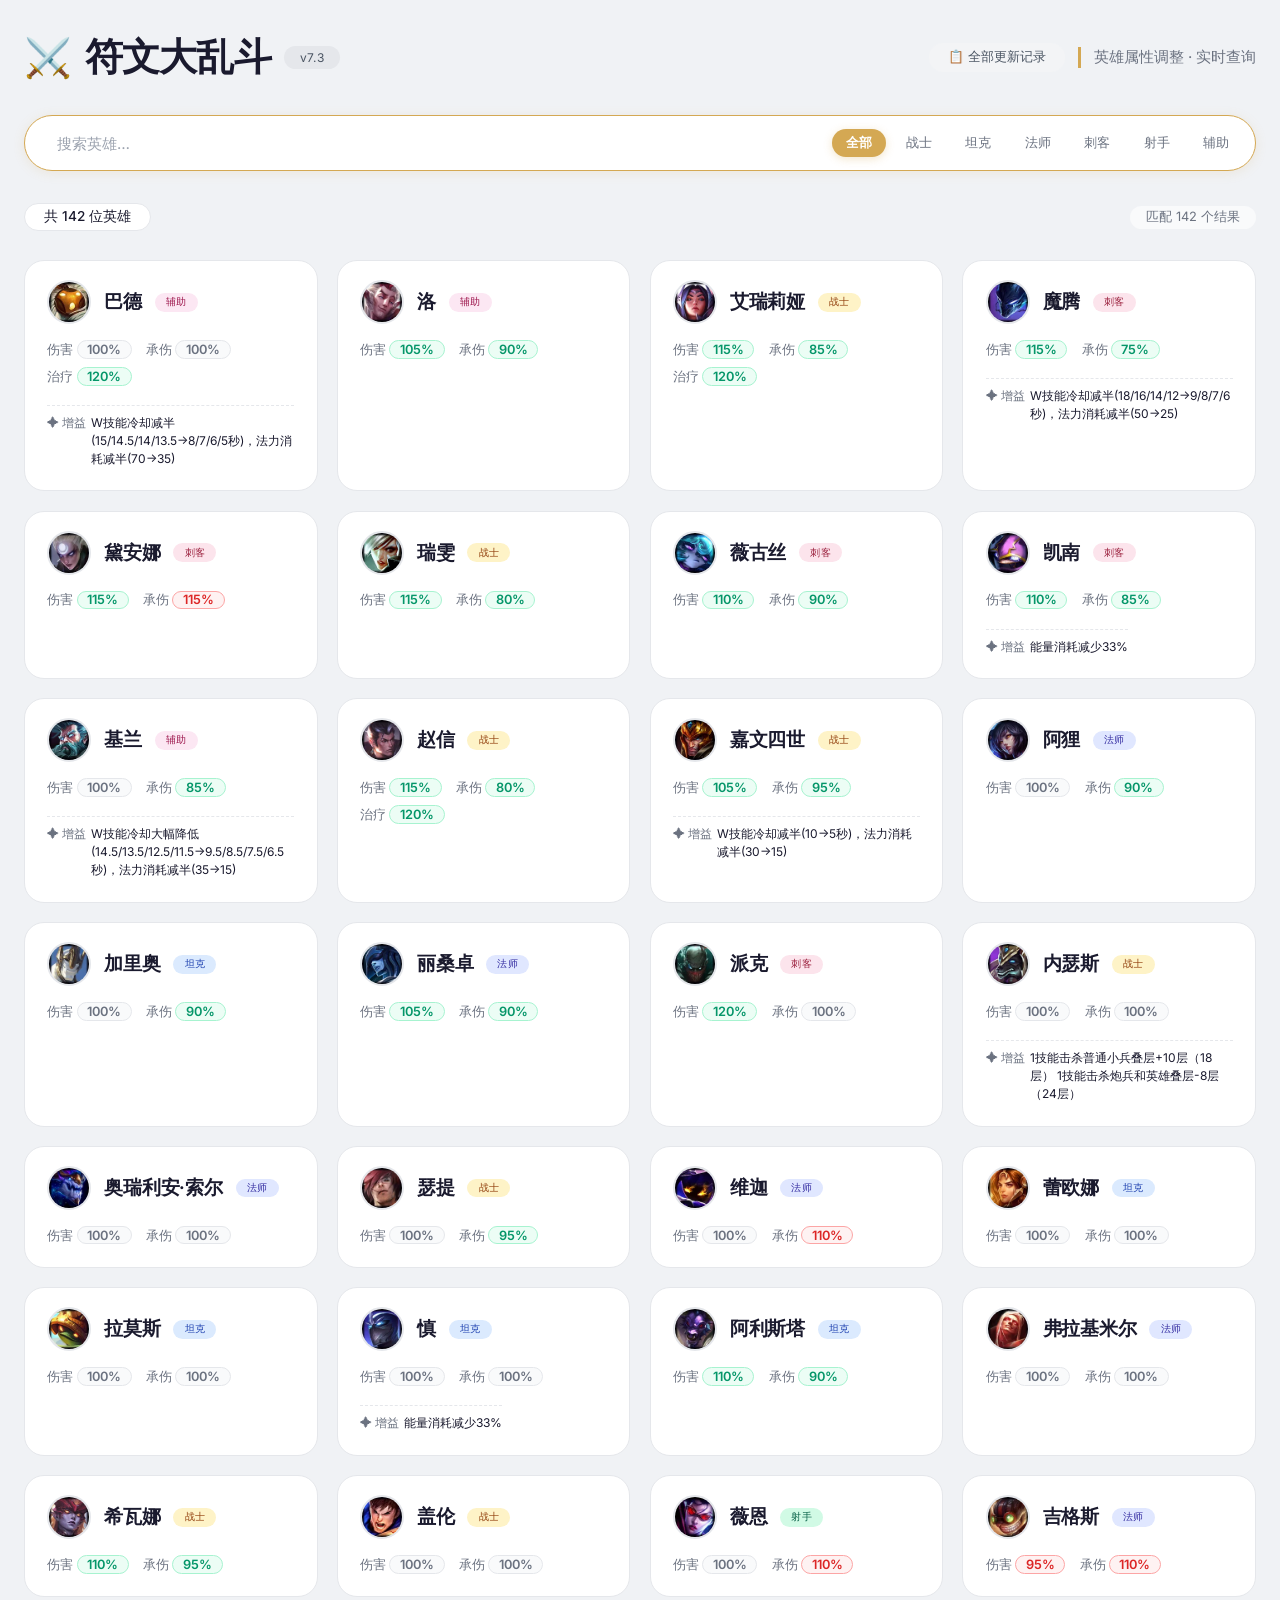
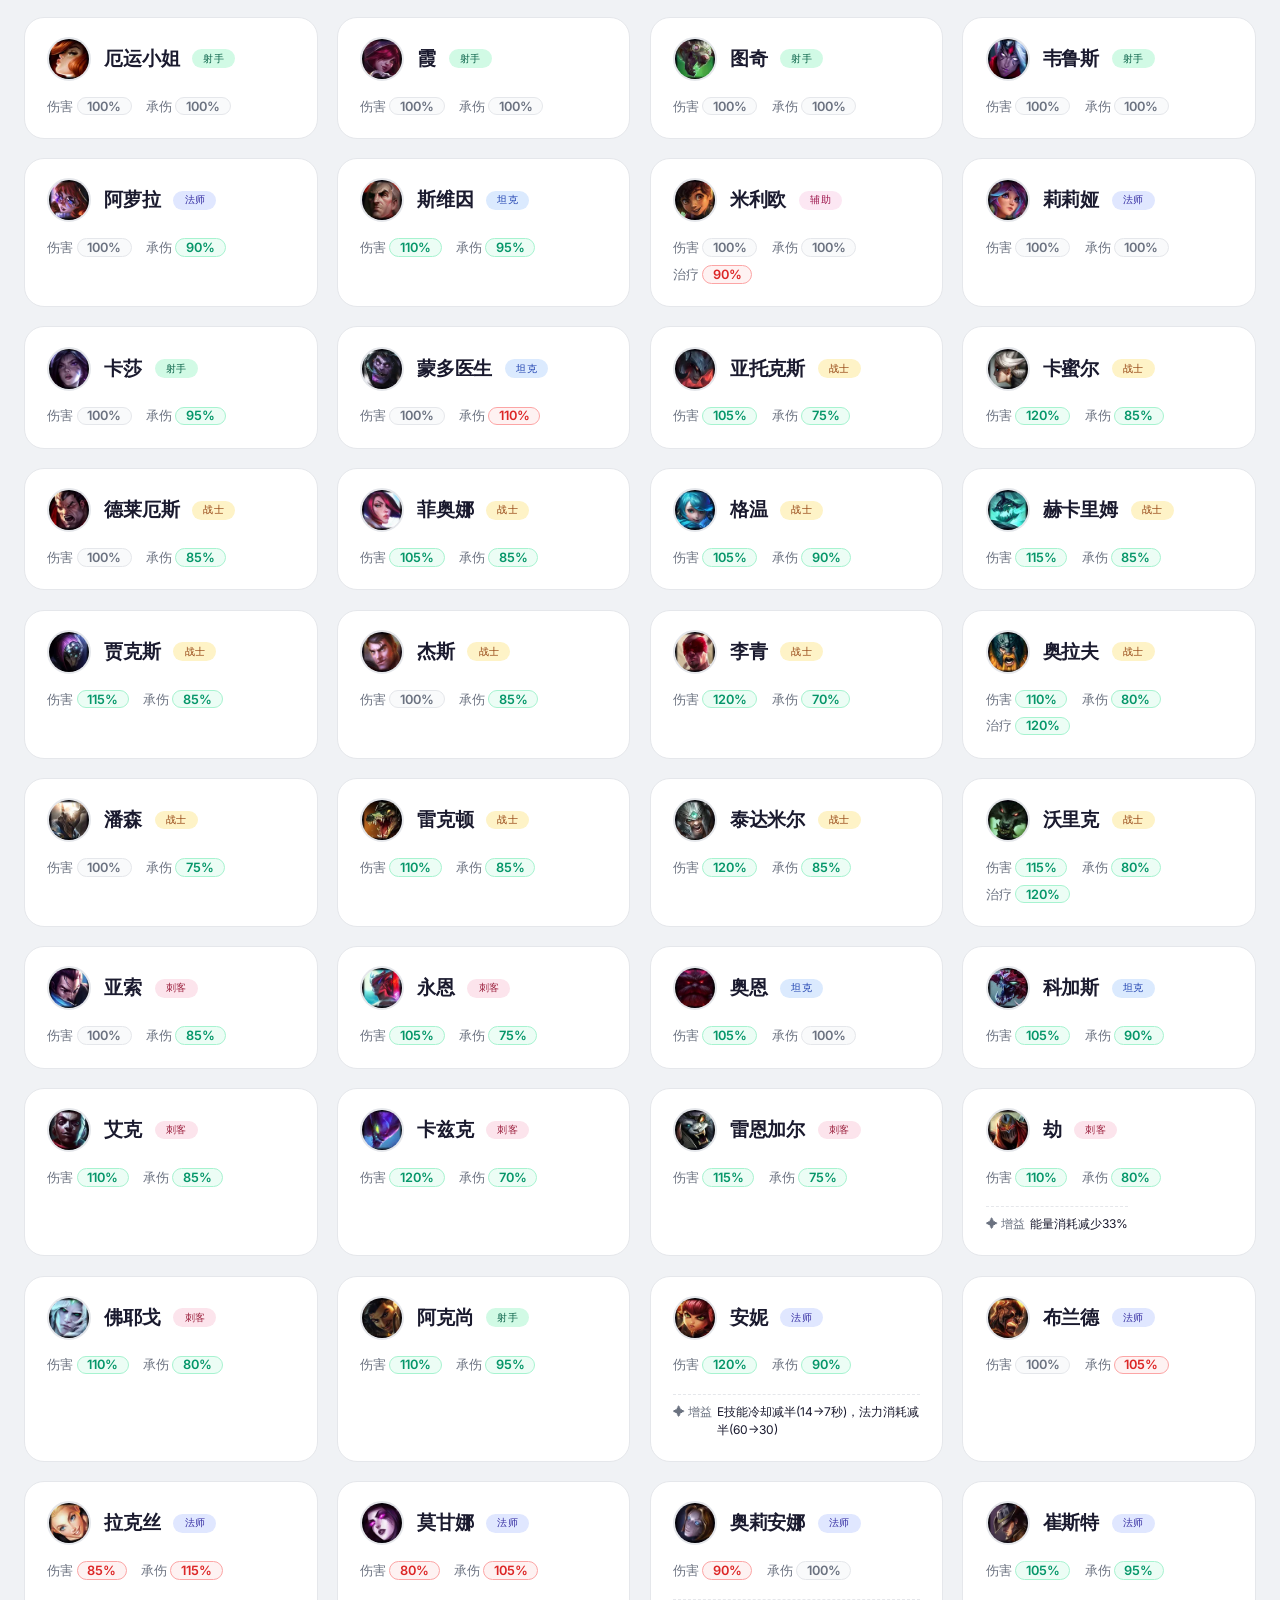
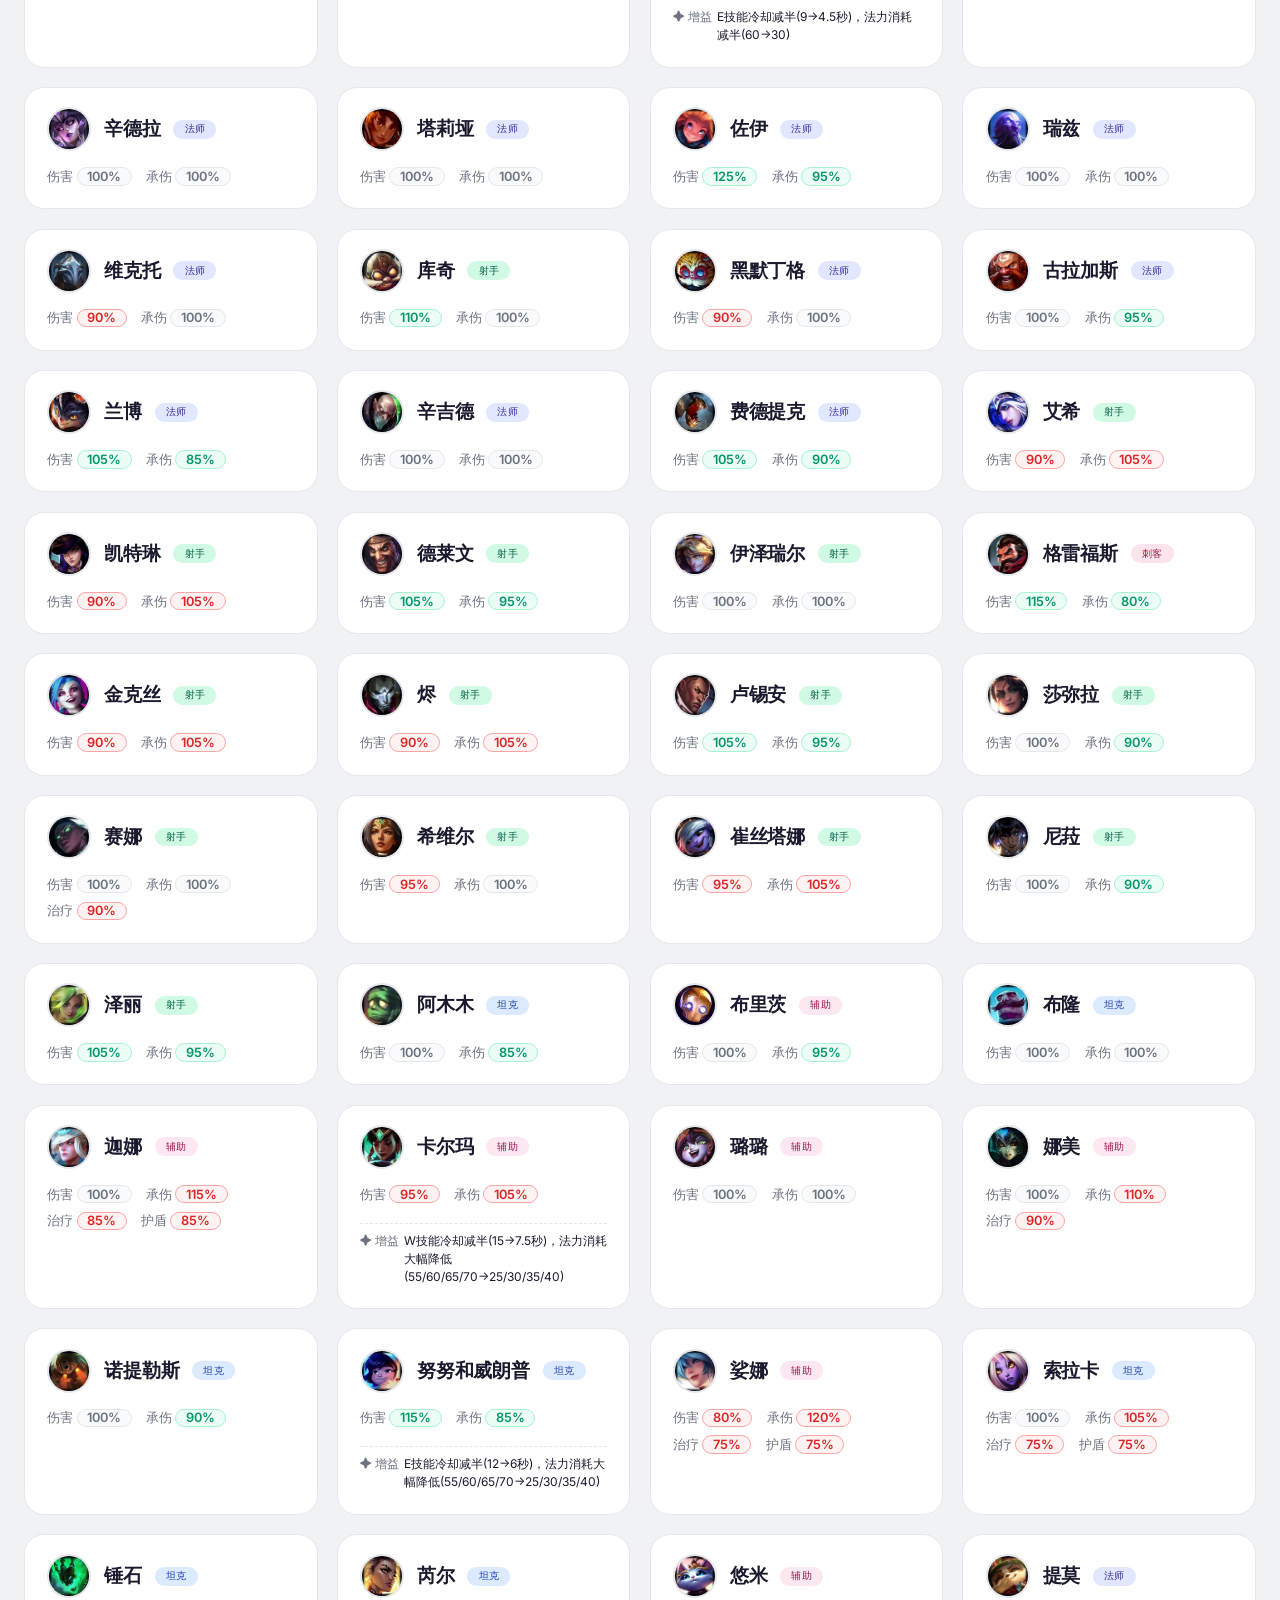
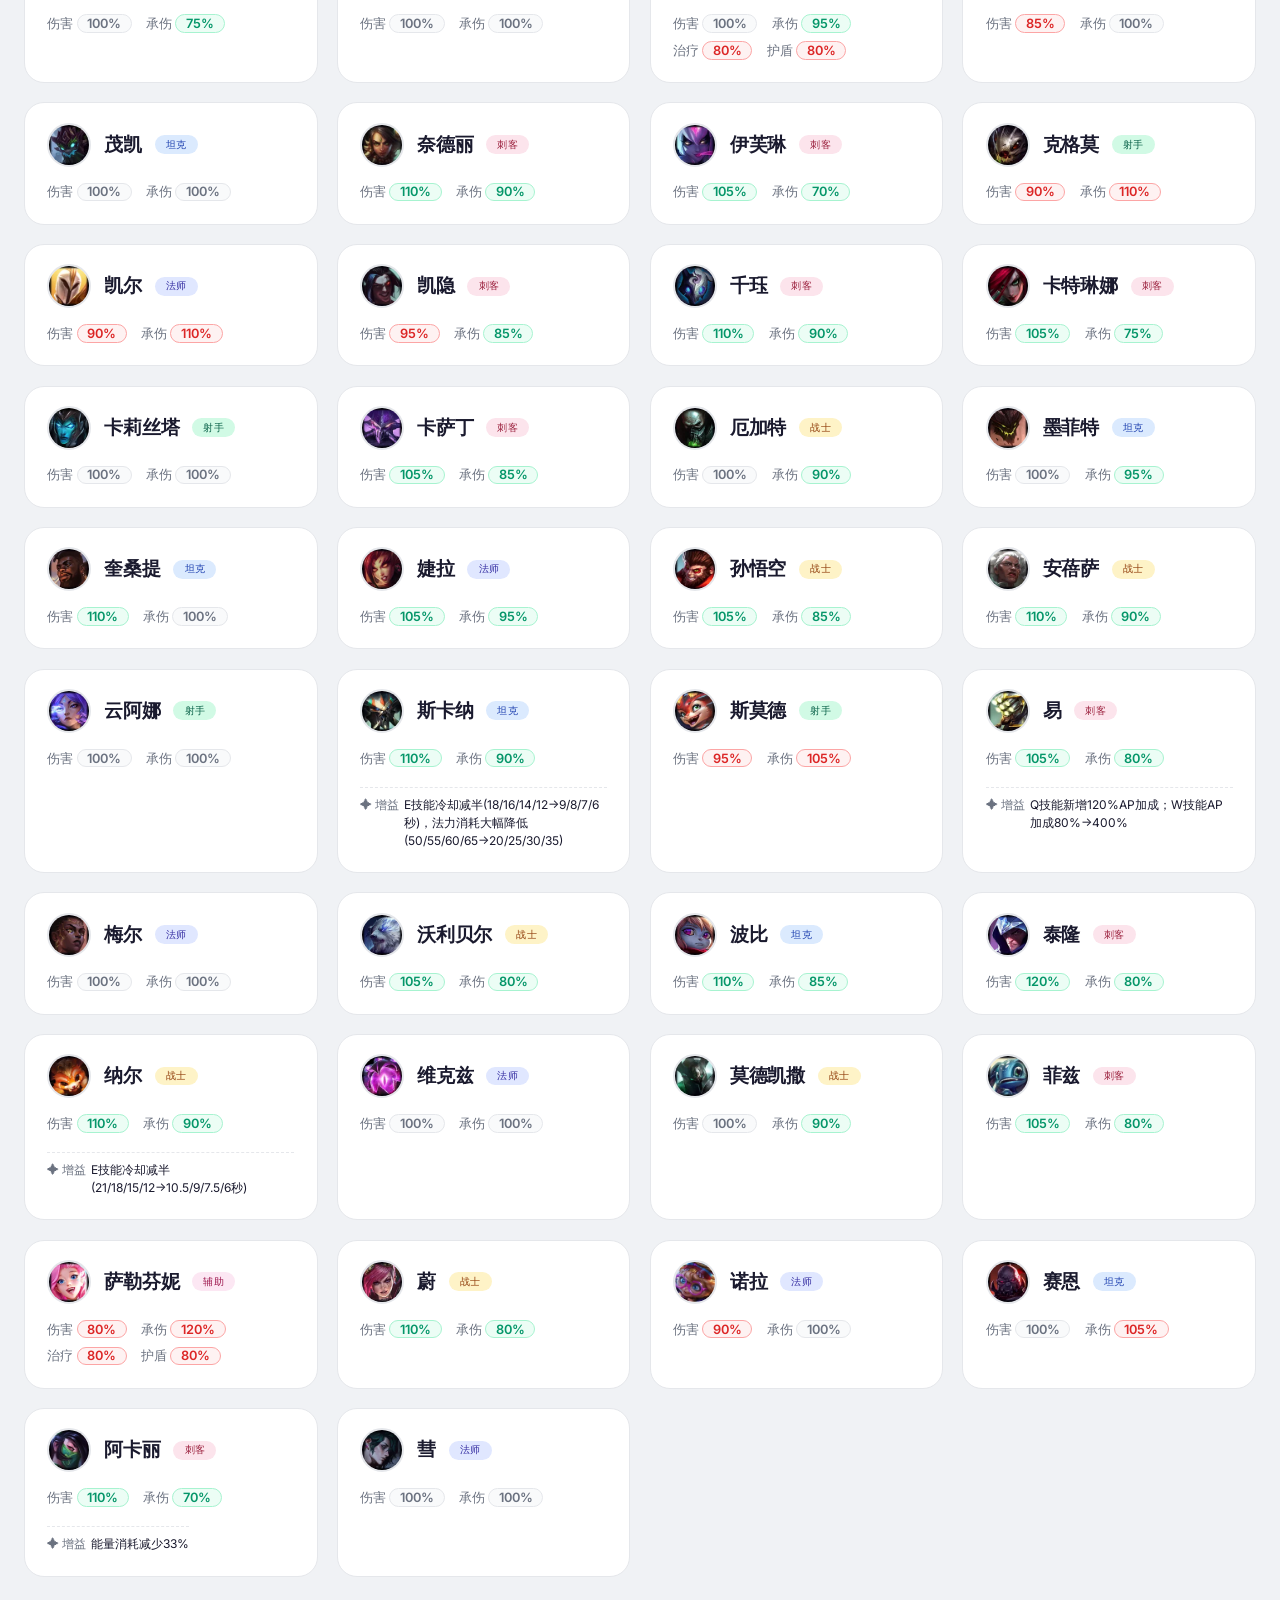
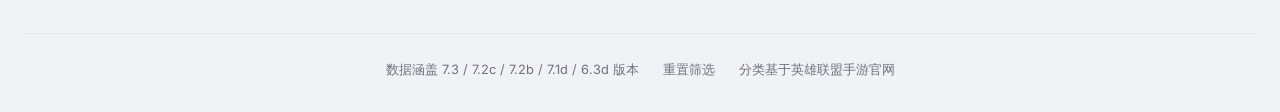
<file: index.html>
<!DOCTYPE html>
<html lang="zh-CN">
<head>
    <meta charset="UTF-8">
    <meta name="viewport" content="width=device-width, initial-scale=1.0">
    <title>符文大乱斗 · 英雄属性查询</title>
    <!-- 网页描述：会显示在搜索结果标题下方 -->
    <meta name="description" content="英雄联盟手游符文大乱斗模式英雄Buff：伤害、承伤、治疗、护盾调整一览。">
    <meta name="keywords" content="符文大乱斗, LOL手游, 英雄联盟手游, Buff查询, 伤害调整">
    <meta name="theme-color" content="#1a1a2e">

    <!-- 分享到聊天软件时的卡片 -->
    <meta property="og:type" content="website">
    <meta property="og:site_name" content="符文大乱斗 · 英雄属性查询">
    <meta property="og:title" content="符文大乱斗 · 英雄属性查询">
    <meta property="og:description" content="英雄联盟手游符文大乱斗模式英雄Buff：伤害、承伤、治疗、护盾调整一览。">
    <meta property="og:url" content="https://biantaoya.github.io/">
    <meta property="og:image" content="https://biantaoya.github.io/og-cover.png">
    <meta name="twitter:card" content="summary_large_image">

    <!-- 图标 -->
    <link rel="icon" href="favicon.svg" type="image/svg+xml">
    <link rel="icon" href="favicon-32.png" sizes="32x32" type="image/png">
    <link rel="apple-touch-icon" href="apple-touch-icon.png">

    <link rel="preconnect" href="https://fonts.googleapis.com">
    <link rel="preconnect" href="https://fonts.gstatic.com" crossorigin>
    <!-- Inter 只管数字和字母。这里先用 media=print 低优先级拉取，脚本里再切回 all：
         访问不到 Google Fonts 时页面不会再卡在等样式表上。 -->
    <link id="fontCss" rel="stylesheet" media="print"
          href="https://fonts.googleapis.com/css2?family=Inter:opsz,wght@14..32,400;14..32,500;14..32,600;14..32,700&display=swap">
    <link rel="stylesheet" href="style.css">
</head>
<body>
<div class="container">

    <!-- 头部 -->
    <div class="header">
        <div class="header-left">
            <span class="logo-icon">⚔️</span>
            <h1>符文大乱斗</h1>
            <!-- 版本号由 script.js 从 heroes.json 推导，避免和数据脱节 -->
            <span class="version-badge" id="versionBadge"></span>
        </div>
        <div class="header-right">
            <button class="update-log-btn" id="allRemarksBtn" type="button">📋 全部更新记录</button>
            <div class="subtitle">英雄属性调整 · 实时查询</div>
        </div>
    </div>

    <!-- 筛选栏 -->
    <div class="filters">
        <div class="search-box">
            <input type="search" id="searchInput" placeholder="搜索英雄…" aria-label="搜索英雄" autofocus>
            <button class="clear-btn" id="clearBtn" type="button" aria-label="清空搜索">✕</button>
        </div>
        <div class="type-filter" id="typeFilter" role="group" aria-label="按英雄类型筛选">
            <button class="active" type="button" data-type="all" aria-pressed="true">全部</button>
            <button type="button" data-type="战士" aria-pressed="false">战士</button>
            <button type="button" data-type="坦克" aria-pressed="false">坦克</button>
            <button type="button" data-type="法师" aria-pressed="false">法师</button>
            <button type="button" data-type="刺客" aria-pressed="false">刺客</button>
            <button type="button" data-type="射手" aria-pressed="false">射手</button>
            <button type="button" data-type="辅助" aria-pressed="false">辅助</button>
        </div>
    </div>

    <!-- 统计 -->
    <div class="stats" aria-live="polite">
        <span class="count" id="resultCount">加载中…</span>
        <span class="match-info" id="matchInfo"></span>
    </div>

    <!-- 英雄网格 -->
    <div id="heroGrid" class="grid"></div>
    <div id="noResult" class="no-result" hidden>
        <span>🕵️</span> 没有找到匹配的英雄
    </div>

    <!-- 页脚 -->
    <div class="footer">
        <!-- 版本范围由 script.js 从 heroes.json 的备注里汇总 -->
        <span id="dataVersions"></span>
        <button class="link-btn" id="resetBtn" type="button">重置筛选</button>
        <span>分类基于英雄联盟手游官网</span>
    </div>

</div>

<!-- 备注弹窗 -->
<div class="modal-overlay" id="remarkModal">
    <div class="modal" role="dialog" aria-modal="true" aria-labelledby="modalTitle" tabindex="-1">
        <div class="modal-header">
            <h2 id="modalTitle">📝 历史调整</h2>
            <button class="modal-close" id="modalCloseBtn" type="button" aria-label="关闭">✕</button>
        </div>
        <!-- tabindex 让键盘可以直接滚动这块内容 -->
        <div class="modal-body" id="modalBody" tabindex="0">
            <!-- 动态渲染 -->
        </div>
    </div>
</div>

<script src="script.js"></script>
</body>
</html>
</file>
<file: style.css>
* {
            box-sizing: border-box;
            margin: 0;
            padding: 0;
        }

        /* 键盘焦点统一用金色描边标识，鼠标点击时不显示 */
        :focus-visible {
            outline: 3px solid #d4a853;
            outline-offset: 2px;
        }

        body {
            font-family: 'Inter', -apple-system, BlinkMacSystemFont, 'Segoe UI', Roboto, sans-serif;
            background: #f0f2f5;
            color: #1a1a2e;
            min-height: 100vh;
            padding: 2rem 1.5rem;
            display: flex;
            flex-direction: column;
            align-items: center;
        }

        .container {
            max-width: 1280px;
            width: 100%;
        }

        /* ===== 头部 ===== */
        .header {
            display: flex;
            align-items: center;
            justify-content: space-between;
            flex-wrap: wrap;
            margin-bottom: 2rem;
            gap: 1rem;
        }

        .header-left {
            display: flex;
            align-items: center;
            gap: 0.8rem;
        }

        .header-right {
            display: flex;
            align-items: center;
            gap: 0.8rem;
        }

        .logo-icon {
            font-size: 2.4rem;
            line-height: 1;
        }

        h1 {
            font-weight: 700;
            font-size: 2.4rem;
            letter-spacing: -0.02em;
            color: #1a1a2e;
            margin: 0;
        }

        .subtitle {
            color: #6b7280;
            font-size: 0.95rem;
            padding-left: 0.8rem;
            border-left: 3px solid #d4a853;
            font-weight: 400;
        }

        .version-badge {
            background: #e5e7eb;
            border-radius: 40px;
            padding: 0.25rem 1rem;
            font-size: 0.75rem;
            color: #4b5563;
            letter-spacing: 0.3px;
            white-space: nowrap;
        }

        .update-log-btn {
            background: #f3f4f6;
            border: none;
            padding: 0.4rem 1.2rem;
            border-radius: 40px;
            font-size: 0.8rem;
            color: #4b5563;
            cursor: pointer;
            transition: all 0.2s;
            font-family: inherit;
            white-space: nowrap;
        }

        .update-log-btn:hover {
            background: #d4a853;
            color: #ffffff;
        }

        /* ===== 筛选栏 ===== */
        .filters {
            display: flex;
            flex-wrap: wrap;
            gap: 1rem;
            margin-bottom: 2rem;
            align-items: center;
            background: #ffffff;
            border-radius: 60px;
            padding: 0.5rem 0.5rem 0.5rem 1.2rem;
            border: 1px solid #e5e7eb;
            box-shadow: 0 2px 8px rgba(0, 0, 0, 0.06);
            transition: border-color 0.2s, box-shadow 0.2s;
        }

        .filters:focus-within {
            border-color: #d4a853;
            box-shadow: 0 2px 12px rgba(212, 168, 83, 0.15);
        }

        .search-box {
            flex: 2;
            min-width: 180px;
            position: relative;
        }

        .search-box input {
            width: 100%;
            padding: 0.6rem 2.4rem 0.6rem 0.8rem;
            font-size: 0.95rem;
            border: none;
            background: transparent;
            color: #1a1a2e;
            outline: none;
            font-family: inherit;
        }

        .search-box input::placeholder {
            color: #9ca3af;
            font-weight: 400;
        }

        /* 用自绘的 ✕，藏掉 type=search 自带的那个 */
        .search-box input::-webkit-search-cancel-button {
            -webkit-appearance: none;
            appearance: none;
        }

        .search-box .clear-btn {
            position: absolute;
            right: 8px;
            top: 50%;
            transform: translateY(-50%);
            background: none;
            border: none;
            color: #9ca3af;
            font-size: 1.2rem;
            cursor: pointer;
            padding: 4px 6px;
            display: none;
            border-radius: 50%;
            transition: background 0.2s;
        }

        .search-box .clear-btn.visible {
            display: block;
        }

        .search-box .clear-btn:hover {
            background: #f3f4f6;
            color: #4b5563;
        }

        .type-filter {
            display: flex;
            gap: 0.3rem;
            flex-wrap: wrap;
            padding-right: 0.2rem;
        }

        .type-filter button {
            background: transparent;
            border: none;
            color: #6b7280;
            padding: 0.35rem 0.9rem;
            border-radius: 40px;
            cursor: pointer;
            font-size: 0.8rem;
            font-weight: 500;
            transition: all 0.2s;
            white-space: nowrap;
            font-family: inherit;
        }

        .type-filter button:hover {
            color: #1a1a2e;
            background: #f3f4f6;
        }

        .type-filter button.active {
            background: #d4a853;
            color: #ffffff;
            font-weight: 600;
            box-shadow: 0 2px 8px rgba(212, 168, 83, 0.3);
        }

        /* ===== 统计 ===== */
        .stats {
            display: flex;
            justify-content: space-between;
            align-items: center;
            margin-bottom: 1.8rem;
            font-size: 0.9rem;
            color: #6b7280;
            flex-wrap: wrap;
            gap: 0.5rem;
        }

        .stats .count {
            background: #ffffff;
            padding: 0.25rem 1.2rem;
            border-radius: 40px;
            border: 1px solid #e5e7eb;
            font-weight: 500;
            font-size: 0.85rem;
            color: #1a1a2e;
        }

        .stats .match-info {
            background: #f9fafb;
            padding: 0.2rem 1rem;
            border-radius: 40px;
            font-size: 0.8rem;
            color: #6b7280;
        }

        /* ===== 网格 ===== */
        .grid {
            display: grid;
            grid-template-columns: repeat(auto-fill, minmax(280px, 1fr));
            gap: 1.2rem;
        }

        /* ===== 卡片 ===== */
        .card {
            background: #ffffff;
            border-radius: 20px;
            padding: 1.2rem 1.4rem 1.4rem;
            border: 1px solid #e5e7eb;
            transition: transform 0.15s ease, border-color 0.2s, box-shadow 0.2s;
            display: flex;
            flex-direction: column;
            position: relative;
            overflow: hidden;
            cursor: pointer;
            /* 卡片现在是 <button>，把浏览器默认样式复位 */
            font-family: inherit;
            font-size: inherit;
            text-align: left;
            color: inherit;
            width: 100%;
        }

        .card::before {
            content: '';
            position: absolute;
            top: 0;
            left: 0;
            right: 0;
            height: 3px;
            background: linear-gradient(90deg, transparent, #d4a853, transparent);
            opacity: 0;
            transition: opacity 0.3s;
        }

        .card:hover,
        .card:focus-visible {
            border-color: #d4a853;
            transform: translateY(-3px);
            box-shadow: 0 8px 24px rgba(0, 0, 0, 0.08);
        }

        .card:hover::before,
        .card:focus-visible::before {
            opacity: 1;
        }

        .card .hero-header {
            display: flex;
            align-items: center;
            gap: 0.8rem;
            margin-bottom: 0.8rem;
        }

        .card .hero-header img {
            width: 44px;
            height: 44px;
            border-radius: 50%;
            border: 2px solid #e5e7eb;
            object-fit: cover;
            background: #f9fafb;
            flex-shrink: 0;
            transition: border-color 0.2s;
        }

        .card:hover .hero-header img,
        .card:focus-visible .hero-header img {
            border-color: #d4a853;
        }

        .card .hero-header .hero-name {
            font-size: 1.2rem;
            font-weight: 600;
            flex: 1;
            letter-spacing: -0.01em;
            color: #1a1a2e;
        }

        .card .hero-header .type-badge {
            font-size: 0.65rem;
            background: #f3f4f6;
            color: #4b5563;
            padding: 0.15rem 0.7rem;
            border-radius: 40px;
            font-weight: 500;
            letter-spacing: 0.3px;
            white-space: nowrap;
            text-transform: uppercase;
        }

        .card .hero-header .type-badge.type-战士 { background: #fef3c7; color: #92400e; }
        .card .hero-header .type-badge.type-坦克 { background: #dbeafe; color: #1e40af; }
        .card .hero-header .type-badge.type-法师 { background: #e0e7ff; color: #3730a3; }
        .card .hero-header .type-badge.type-刺客 { background: #fce4ec; color: #9a1f3c; }
        .card .hero-header .type-badge.type-射手 { background: #d1fae5; color: #065f46; }
        .card .hero-header .type-badge.type-辅助 { background: #fce7f3; color: #9d174d; }
        .card .hero-header .type-badge.type-其他 { background: #e0e7ff; color: #3730a3; }

        .card .attrs {
            display: flex;
            flex-wrap: wrap;
            gap: 0.5rem 0.9rem;
            margin-top: 0.2rem;
        }

        .card .attr-item {
            display: flex;
            align-items: baseline;
            gap: 0.2rem;
            font-size: 0.85rem;
        }

        .card .attr-item .label {
            color: #6b7280;
            font-weight: 400;
            font-size: 0.8rem;
        }

        .card .attr-item .value {
            font-weight: 600;
            color: #1a1a2e;
            background: #f9fafb;
            padding: 0.05rem 0.6rem;
            border-radius: 30px;
            font-size: 0.8rem;
            border: 1px solid #e5e7eb;
            min-width: 2.4rem;
            text-align: center;
        }

/* 其他增益 - 独立行显示 */
.card .other-buff {
    margin-top: 0.7rem;
    padding-top: 0.5rem;
    border-top: 1px dashed #e5e7eb;
    font-size: 0.75rem;
    color: #4b5563;
    line-height: 1.5;
    display: flex;
    gap: 0.3rem;
}

.card .other-buff .buff-label {
    font-weight: 500;
    color: #6b7280;
    white-space: nowrap;
    flex-shrink: 0;
}

.card .other-buff .buff-desc {
    color: #1a1a2e;
    word-break: break-word;
}

        .card .attr-item .value.positive {
            color: #059669;
            border-color: #a7f3d0;
            background: #ecfdf5;
        }
        .card .attr-item .value.negative {
            color: #dc2626;
            border-color: #fca5a5;
            background: #fef2f2;
        }
        .card .attr-item .value.neutral {
            color: #6b7280;
            border-color: #e5e7eb;
            background: #f9fafb;
        }
        .card .attr-item .value.empty {
            color: #9ca3af;
            border-color: #f3f4f6;
            background: transparent;
        }

        /* ===== 空状态 & 加载 ===== */
        .no-result {
            text-align: center;
            padding: 4rem 0;
            color: #6b7280;
            font-size: 1.1rem;
        }

        .no-result span {
            display: block;
            font-size: 2.8rem;
            margin-bottom: 0.5rem;
        }

        .loading-tip {
            text-align: center;
            padding: 4rem 0;
            color: #6b7280;
            font-size: 1rem;
        }

        .loading-tip .spinner {
            display: inline-block;
            width: 32px;
            height: 32px;
            border: 3px solid #e5e7eb;
            border-top-color: #d4a853;
            border-radius: 50%;
            animation: spin 0.8s linear infinite;
            margin-bottom: 1rem;
        }

        .loading-tip.is-error {
            color: #dc2626;
        }

        .loading-tip .tip-icon {
            display: block;
            font-size: 2rem;
        }

        .loading-tip .tip-detail {
            font-size: 0.8rem;
            color: #9ca3af;
            margin-top: 0.5rem;
        }

        @keyframes spin {
            to { transform: rotate(360deg); }
        }

        /* ===== 弹窗 ===== */
        .modal-overlay {
            display: none;
            position: fixed;
            top: 0;
            left: 0;
            width: 100%;
            height: 100%;
            background: rgba(0, 0, 0, 0.5);
            backdrop-filter: blur(4px);
            z-index: 1000;
            justify-content: center;
            align-items: center;
            padding: 1.5rem;
        }

        .modal-overlay.active {
            display: flex;
        }

        .modal {
            background: #ffffff;
            border-radius: 24px;
            max-width: 820px;
            width: 100%;
            max-height: 85vh;
            overflow: hidden;
            box-shadow: 0 24px 64px rgba(0, 0, 0, 0.2);
            display: flex;
            flex-direction: column;
            animation: modalFadeIn 0.25s ease;
        }

        /* 打开弹窗时把焦点移到容器上（供读屏朗读标题），不需要画焦点圈 */
        .modal:focus {
            outline: none;
        }

        @keyframes modalFadeIn {
            from { opacity: 0; transform: scale(0.95) translateY(12px); }
            to { opacity: 1; transform: scale(1) translateY(0); }
        }

        .modal-header {
            padding: 1.2rem 1.5rem;
            border-bottom: 1px solid #e5e7eb;
            display: flex;
            justify-content: space-between;
            align-items: center;
            flex-shrink: 0;
        }

        .modal-header h2 {
            font-size: 1.2rem;
            font-weight: 600;
            color: #1a1a2e;
            margin: 0;
        }

        .modal-header .modal-close {
            background: #f3f4f6;
            border: none;
            width: 32px;
            height: 32px;
            border-radius: 50%;
            font-size: 1.2rem;
            cursor: pointer;
            display: flex;
            align-items: center;
            justify-content: center;
            color: #6b7280;
            transition: all 0.2s;
            font-family: inherit;
        }

        .modal-header .modal-close:hover {
            background: #e5e7eb;
            color: #1a1a2e;
        }

        .modal-body {
            padding: 1.2rem 1.5rem 1.5rem;
            overflow-y: auto;
            flex: 1;
        }

        /* 这块可以单独获得焦点，方便键盘滚动长内容 */
        .modal-body:focus-visible {
            outline: 2px solid #d4a853;
            outline-offset: -4px;
        }

        /* ===== 弹窗 - 单个英雄备注 ===== */
        .remark-item {
            padding: 0.7rem 0;
            border-bottom: 1px solid #f3f4f6;
            display: flex;
            gap: 0.8rem;
            align-items: flex-start;
        }

        .remark-item:last-child {
            border-bottom: none;
        }

        .remark-version {
            font-weight: 600;
            font-size: 0.75rem;
            color: #d4a853;
            background: #fefce8;
            padding: 0.05rem 0.5rem;
            border-radius: 4px;
            white-space: nowrap;
            flex-shrink: 0;
            margin-top: 0.05rem;
        }

        .remark-content {
            font-size: 0.9rem;
            color: #374151;
            line-height: 1.5;
        }

        .remark-empty {
            color: #9ca3af;
            font-size: 0.9rem;
            padding: 1rem 0;
            text-align: center;
        }

        /* ===== 弹窗 - 全部更新记录（按英雄分组） ===== */
        .hero-remark-group {
            display: flex;
            align-items: flex-start;
            gap: 1rem;
            padding: 1rem 0;
            border-bottom: 1px solid #f3f4f6;
        }

        .hero-remark-group:last-child {
            border-bottom: none;
        }

        .hero-remark-group .group-avatar {
            width: 48px;
            height: 48px;
            border-radius: 50%;
            border: 2px solid #e5e7eb;
            object-fit: cover;
            flex-shrink: 0;
            background: #f9fafb;
        }

        .hero-remark-group .group-info {
            flex: 1;
            min-width: 0;
        }

        .hero-remark-group .group-name {
            font-weight: 600;
            font-size: 1rem;
            color: #1a1a2e;
            margin-bottom: 0.3rem;
        }

        .hero-remark-group .group-remarks {
            display: flex;
            flex-direction: column;
            gap: 0.3rem;
        }

        .hero-remark-group .group-remarks .remark-line {
            display: flex;
            align-items: baseline;
            gap: 0.5rem;
            font-size: 0.85rem;
            color: #374151;
            padding: 0.1rem 0;
        }

        .hero-remark-group .group-remarks .remark-line .rv {
            font-weight: 600;
            font-size: 0.75rem;
            color: #d4a853;
            background: #fefce8;
            padding: 0.05rem 0.5rem;
            border-radius: 4px;
            white-space: nowrap;
            flex-shrink: 0;
        }

        .hero-remark-group .group-remarks .remark-line .rc {
            word-break: break-word;
        }

        .hero-remark-group .group-remarks .no-remark {
            color: #9ca3af;
            font-size: 0.85rem;
        }

        /* ===== 页脚 ===== */
        .footer {
            margin-top: 3.5rem;
            font-size: 0.8rem;
            color: #6b7280;
            text-align: center;
            border-top: 1px solid #e5e7eb;
            padding-top: 1.8rem;
            width: 100%;
            display: flex;
            justify-content: center;
            gap: 1.5rem;
            flex-wrap: wrap;
        }

        .footer .link-btn {
            color: #6b7280;
            text-decoration: none;
            transition: color 0.2s;
            border-bottom: 1px dotted transparent;
            cursor: pointer;
            /* 用按钮实现，但外观保持文字链接的样子 */
            background: none;
            border-top: none;
            border-left: none;
            border-right: none;
            padding: 0;
            font: inherit;
        }

        .footer .link-btn:hover {
            color: #d4a853;
            border-bottom-color: #d4a853;
        }

        /* ===== 响应式 ===== */
        @media (max-width: 768px) {
            body { padding: 1.2rem 0.8rem; }
            .filters {
                border-radius: 30px;
                padding: 0.4rem 0.4rem 0.4rem 1rem;
                flex-wrap: wrap;
                gap: 0.5rem;
            }
            .search-box { min-width: 140px; }
            .type-filter button { font-size: 0.75rem; padding: 0.25rem 0.6rem; }
            .grid { grid-template-columns: 1fr; }
            .card .hero-header img { width: 38px; height: 38px; }
            .header-left h1 { font-size: 1.8rem; }
            .logo-icon { font-size: 1.8rem; }
            .header-right .subtitle { display: none; }
            .update-log-btn { font-size: 0.7rem; padding: 0.3rem 0.8rem; }
            .hero-remark-group { flex-direction: column; align-items: center; text-align: center; gap: 0.5rem; }
            .hero-remark-group .group-remarks .remark-line { flex-wrap: wrap; justify-content: center; }
        }

        @media (max-width: 480px) {
            .filters { padding: 0.3rem 0.3rem 0.3rem 0.8rem; }
            .search-box input { font-size: 0.85rem; padding: 0.4rem 1.8rem 0.4rem 0.4rem; }
            .type-filter button { font-size: 0.7rem; padding: 0.2rem 0.5rem; }
            .card { padding: 0.9rem 1rem; }
            .stats { font-size: 0.8rem; }
            .modal { max-width: 100%; max-height: 90vh; border-radius: 16px; }
            .modal-header h2 { font-size: 1rem; }
        }
</file>
